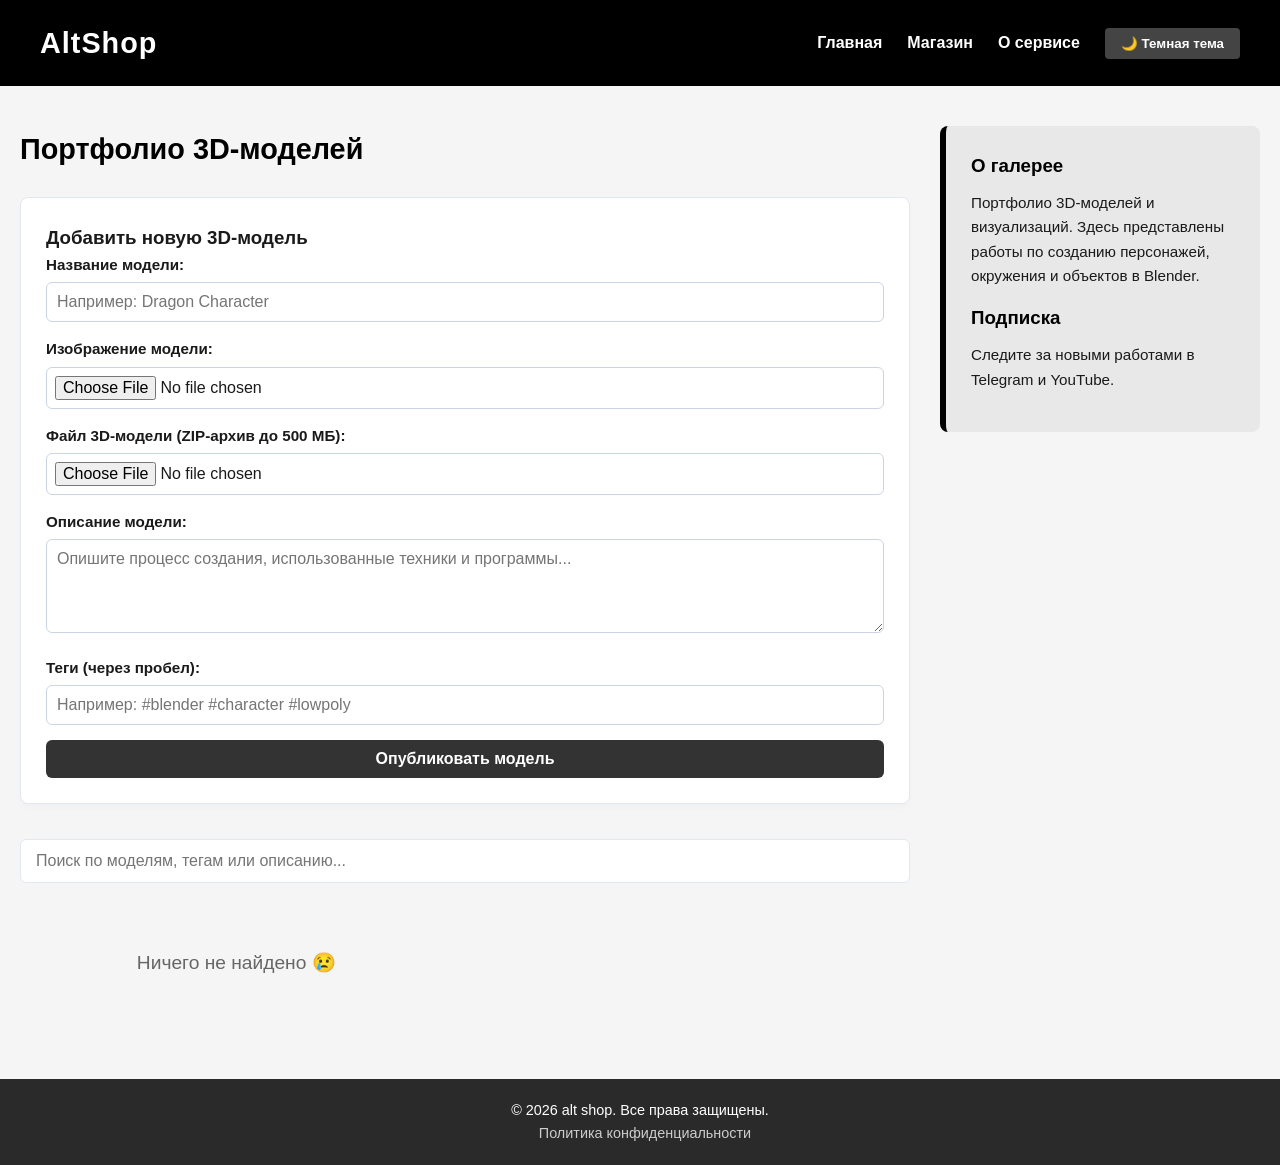
<file: index.html>
<!DOCTYPE html>
<html lang="ru">
<head>
    <meta charset="UTF-8">
    <meta name="viewport" content="width=device-width, initial-scale=1.0">
    <title>AltShop 2| Главная</title>
    <link rel="stylesheet" href="home.css">
</head>
<body>

    <!-- Шапка сайта (Заголовок и навигация) -->
    <header>
        <h1>AltShop</h1>
        <nav>
            <ul>
                <li><a href="#home">Главная</a></li>
                <li><a href="#articles">Магазин</a></li>
                <li><a href="#about">О сервисе</a></li>
                <li><button class="theme-btn" id="themeBtn">🌙 Темная тема</button></li>
            </ul>
        </nav>
    </header>

    <!-- Основное содержимое страницы (только одно на странице) -->
    <main>

        <!-- Крупный логический раздел: Список статей -->
        <section id="articles">
            <h2>Портфолио 3D-моделей</h2>

            <!-- Форма добавления новой статьи -->
            <form id="addArticleForm" class="article-form">
                <h3>Добавить новую 3D-модель</h3>

                <div class="form-group">
                    <label for="postTitle">Название модели:</label>
                    <input type="text" id="postTitle" required placeholder="Например: Dragon Character">
                </div>

                <div class="form-group">
                    <label for="postImage">Изображение модели:</label>
                    <input type="file" id="postImage" accept="image/*">
                    <div id="imagePreview" class="image-preview"></div>
                </div>

                <div class="form-group">
                    <label for="postModel">Файл 3D-модели (ZIP-архив до 500 МБ):</label>
                    <input type="file" id="postModel" accept=".zip,.rar,.7z">
                    <div id="modelInfo" class="model-info"></div>
                </div>

                <div class="form-group">
                    <label for="postText">Описание модели:</label>
                    <textarea id="postText" rows="4" required placeholder="Опишите процесс создания, использованные техники и программы..."></textarea>
                </div>

                <div class="form-group">
                    <label for="postTags">Теги (через пробел):</label>
                    <input type="text" id="postTags" placeholder="Например: #blender #character #lowpoly">
                </div>

                <button type="submit" class="submit-btn">Опубликовать модель</button>
            </form>

            <!-- Поле живого поиска -->
            <div class="search-container">
                <input type="text" id="searchInput" placeholder="Поиск по моделям, тегам или описанию...">
            </div>

            <!-- В этот пустой контейнер JavaScript будет вставлять наши статьи -->
            <div id="postsContainer">
                <!-- Старые статьи удалены, теперь они генерируются через JS -->
            </div>
        </section>

        <!-- Боковая панель (Дополнительный контент, косвенно связанный с основным) -->
        <aside id="about">
            <h3>О галерее</h3>
            <p>Портфолио 3D-моделей и визуализаций. Здесь представлены работы по созданию персонажей, окружения и объектов в Blender.</p>
            <h3>Подписка</h3>
            <p>Следите за новыми работами в Telegram и YouTube.</p>
        </aside>

    </main>

    <!-- Подвал сайта (Юридическая информация, копирайт) -->
    <footer>
        <p>&copy; 2026 alt shop. Все права защищены.</p>
        <p><a href="#privacy">Политика конфиденциальности</a></p>
    </footer>

    <script src="FrogScript.js"></script>
</body>
</html>
</file>
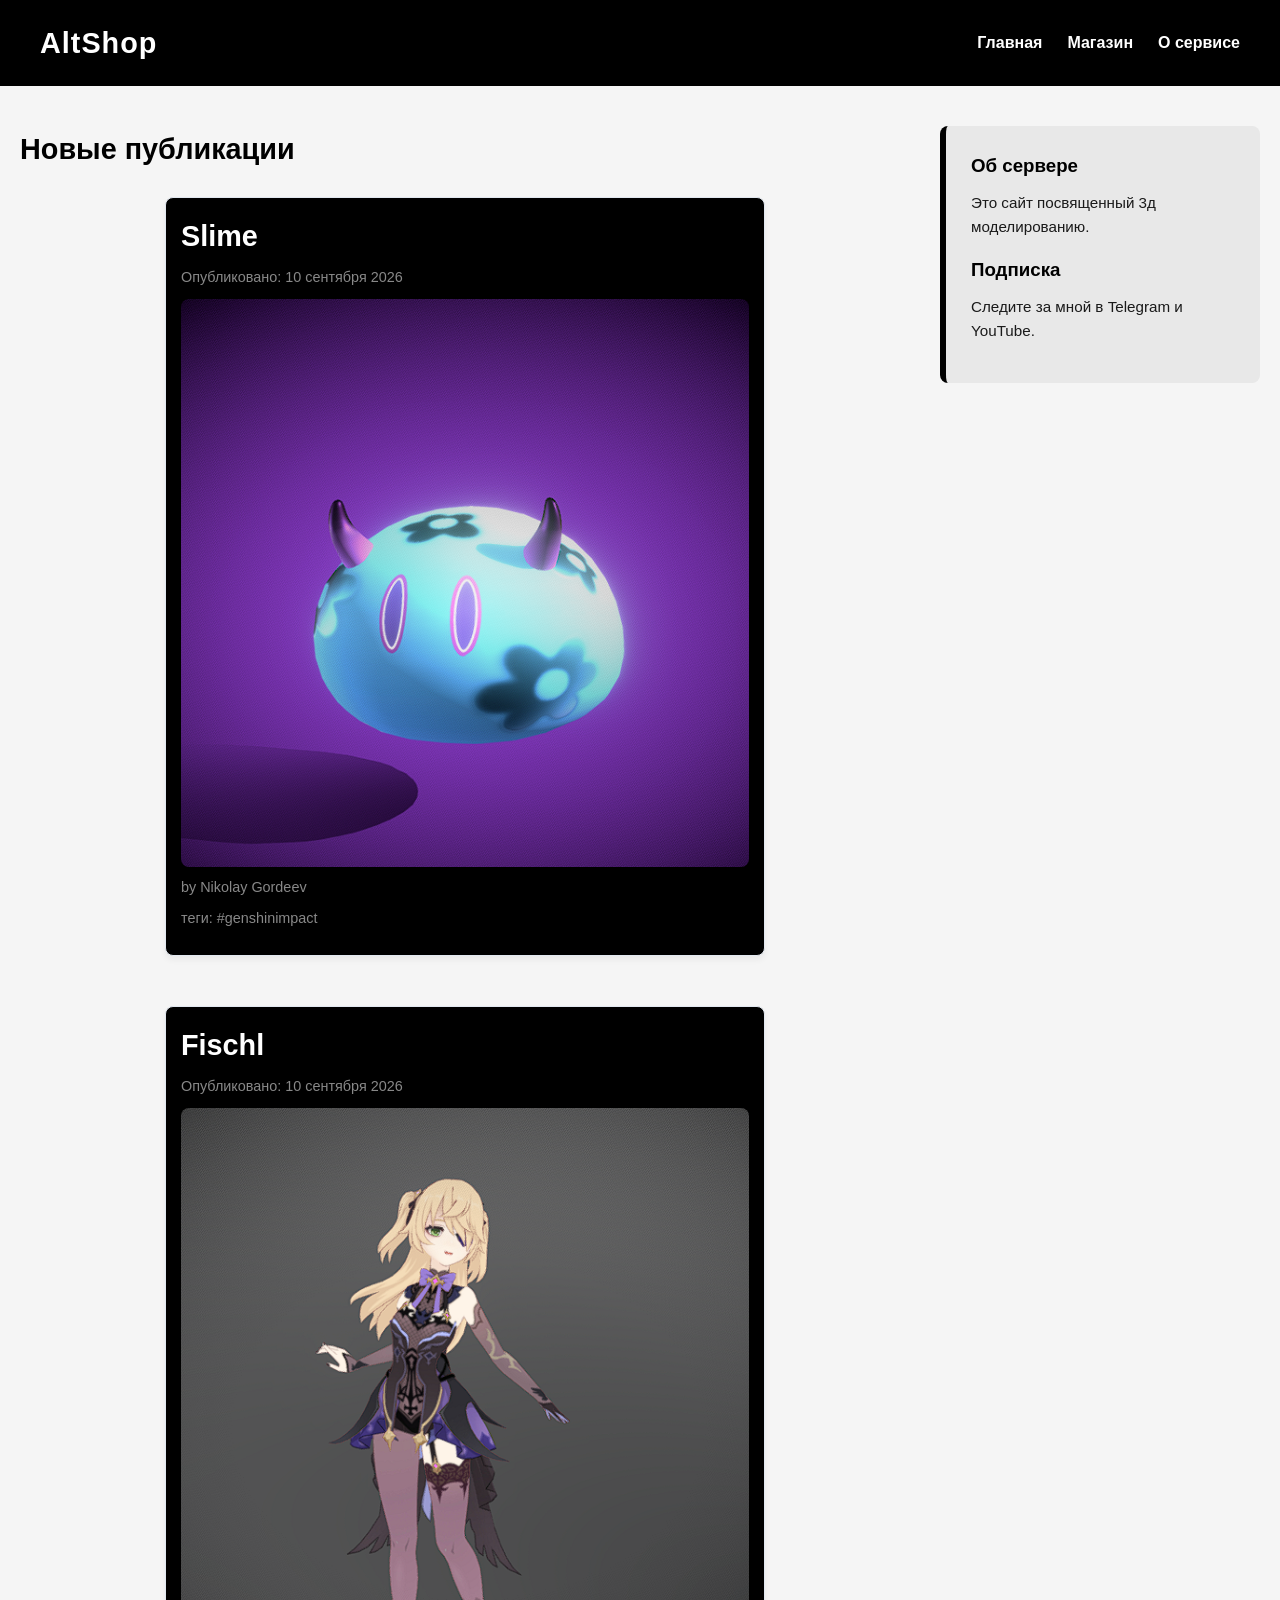
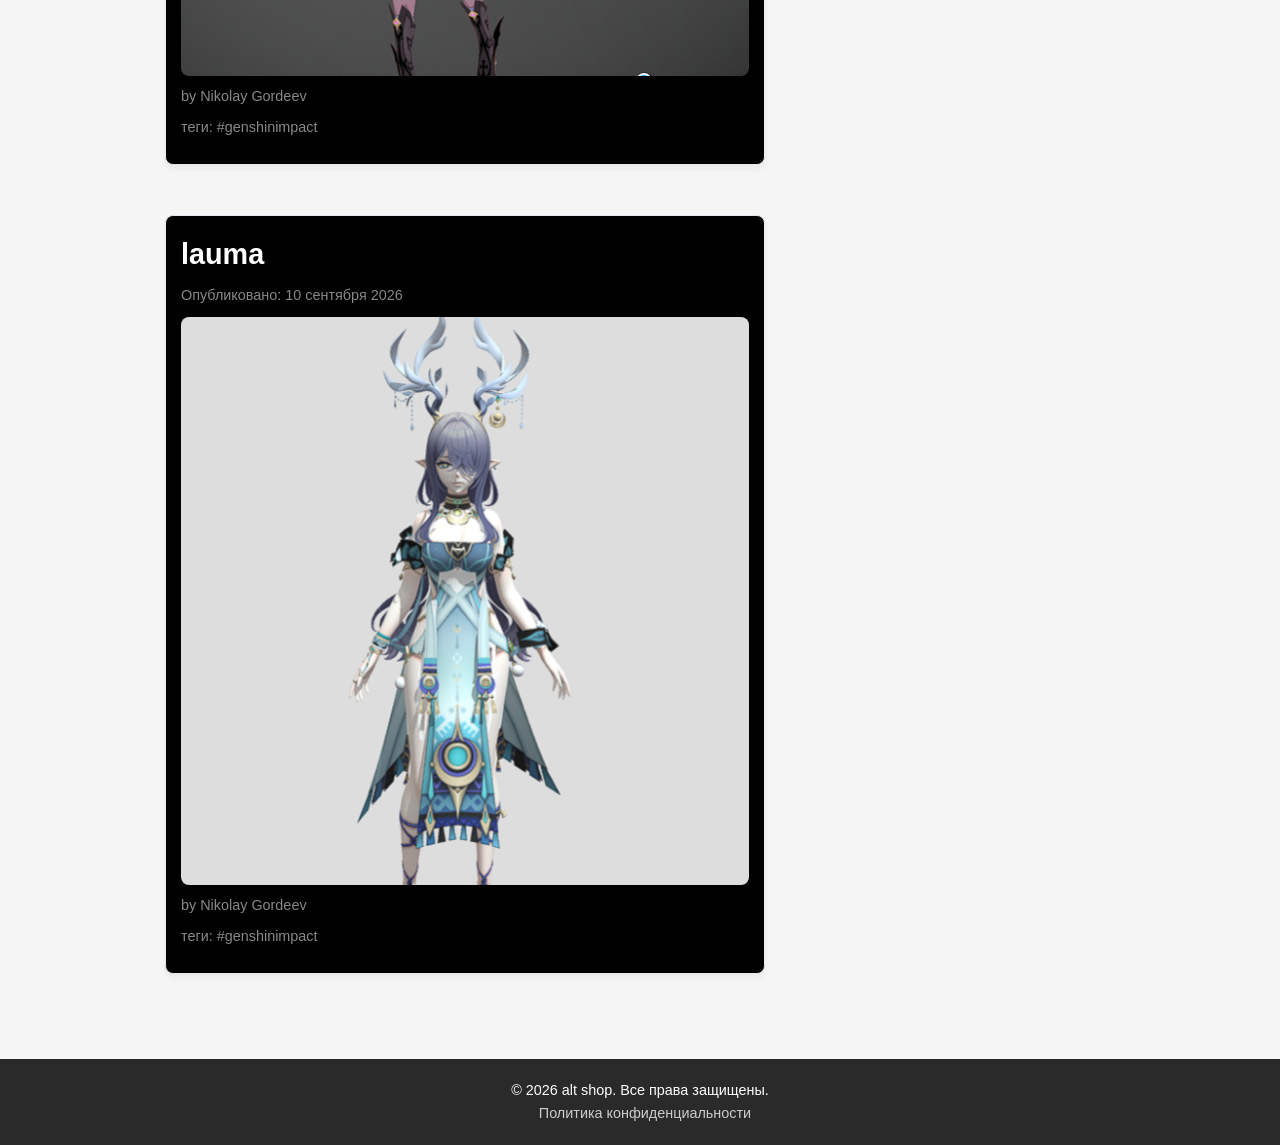
<file: home.html>
<!DOCTYPE html>
<html lang="ru">
<head>
    <meta charset="UTF-8">
    <meta name="viewport" content="width=device-width, initial-scale=1.0">
    <title>AltShop 2| Главная</title>
    <link rel="stylesheet" href="home.css">
</head>
<body>

    <!-- Шапка сайта (Заголовок и навигация) -->
    <header>
        <h1>AltShop</h1>
        <nav>
            <ul>
                <li><a href="#home">Главная</a></li>
                <li><a href="#articles">Магазин</a></li>
                <li><a href="#about">О сервисе</a></li>
            </ul>
        </nav>
    </header>

    <!-- Основное содержимое страницы (только одно на странице) -->
    <main>

        <!-- Крупный логический раздел: Список статей -->
        <section id="articles">
            <h2>Новые публикации</h2>

            <!-- Независимый, самодостаточный блок: Статья 1 -->
            <div class="parent">
                <article>
                    <header>
                        <h3>Slime</h3>
                        <p>Опубликовано: <time datetime="2026-09-10">10 сентября 2026</time></p>
                        <div class="image-container_1"></div>
                        <p>by Nikolay Gordeev</p>
                        <p>теги: #genshinimpact</p>
                    </header>  
                </article>

            <!-- Независимый, самодостаточный блок: Статья 2 -->
                <article>
                    <header>
                        <h3>Fischl</h3>
                        <p>Опубликовано: <time datetime="2026-09-10">10 сентября 2026</time></p>
                        <div class="image-container_2"></div>
                        <p>by Nikolay Gordeev</p> 
                        <p>теги: #genshinimpact</p>
                    </header>  
                </article>

                <article>
                    <header>
                        <h3>lauma</h3>
                        <p>Опубликовано: <time datetime="2026-09-10">10 сентября 2026</time></p>
                        <div class="image-container_3"></div>
                        <p>by Nikolay Gordeev</p> 
                        <p>теги: #genshinimpact</p>
                    </header>  
                </article>
            </div>

        </section>

        <!-- Боковая панель (Дополнительный контент, косвенно связанный с основным) -->
        <aside id="about">
            <h3>Об сервере</h3>
            <p>Это сайт посвященный 3д моделированию.</p>
            <h3>Подписка</h3>
            <p>Следите за мной в Telegram и YouTube.</p>
        </aside>

    </main>

    <!-- Подвал сайта (Юридическая информация, копирайт) -->
    <footer>
        <p>&copy; 2026 alt shop. Все права защищены.</p>
        <p><a href="#privacy">Политика конфиденциальности</a></p>
    </footer>

</body>
</html>
</file>
<file: home.css>
/* 1. Глобальный сброс и включение border-box */

*, *::before, *::after {
    margin: 0;
    padding: 0;
    box-sizing: border-box;
}

/* 2. Общие стили для всей страницы */

body {
    font-family: 'Segoe UI', Tahoma, Geneva, Verdana, sans-serif;
    line-height: 1.6;
    background-color: #f5f5f5;
    color: #1a1a1a;
}

/* 3. Стили для шапки сайта (только для самого верхнего header) */

body > header {
    background-color: #000000;
    color: #ffffff;
    padding: 20px 40px;
    display: flex;
    justify-content: space-between;
    align-items: center;
}

body > header h1 {
    font-size: 1.8rem;
    margin-bottom: 0;
    letter-spacing: 1px;
}

/* Навигация внутри шапки */
body > header nav ul {
    list-style: none;
    display: flex;
    gap: 25px;
    align-items: center;
}

body > header nav ul li {
    margin: 0;
}

body > header nav ul li a {
    color: #ffffff;
    text-decoration: none;
    font-weight: 600;
    transition: color 0.3s ease;
}

body > header nav ul li a:hover {
    color: #cccccc;
}

/* Стили для кнопки переключения темы */
.theme-btn {
    background-color: #444444;
    color: white;
    border: none;
    padding: 8px 16px;
    border-radius: 4px;
    cursor: pointer;
    font-weight: bold;
    font-family: inherit;
    transition: background 0.3s ease;
}
.theme-btn:hover {
    background-color: #666666;
}

/* 4. Основной контейнер содержимого */

main {
    max-width: 1280px;
    margin: 40px auto;
    padding: 0 20px;
    display: flex;
    gap: 30px;
    align-items: flex-start;
}

/* Раздел со статьями */
main section {
    flex: 1 1 auto;
    min-width: 0;
}

section h2 {
    font-size: 1.8rem;
    color: #000000;
    margin-bottom: 25px;
}

/* Карточка отдельной статьи */
article {
    background-color: #000000;
    width: 100%;
    max-width: 600px;
    margin-left: auto;
    margin-right: auto;
    margin-bottom: 25px;
    padding: 15px;
    border-radius: 8px;
    border: 1px solid #e2e8f0;
    box-shadow: 0 4px 6px rgba(0, 0, 0, 0.05);
    overflow: hidden; /* Защита от вылезания контента */
}

/* Шапка внутри статьи (заголовок и дата) */
article header h3 {
    font-size: 1.8rem;
    color: #ffffff;
    margin-bottom: 8px;
    text-align: left;
}

article header p {
    font-size: 0.9rem;
    color: #888888;
    text-align: left;
    margin-bottom: 10px;
}

/* Текст статьи */
article p {
    color: #ffffff;
    margin-bottom: 15px;
    line-height: 1.5;
}

/* Подвал внутри статьи (теги) */
article footer {
    padding-top: 10px;
    font-size: 0.85rem;
    color: #666666;
    font-weight: bold;
    margin-bottom: 10px;
}

/* 5. Боковая панель (сайдбар) */

main aside {
    flex: 0 0 320px;
    margin-top: 0;
}

main aside { 
    background-color: #e8e8e8;
    padding: 25px;
    border-radius: 8px;
    border-left: 6px solid #000000;
}

main aside h3 {
    color: #000000;
    margin-bottom: 10px;
}

main aside p {
    font-size: 0.95rem;
    margin-bottom: 15px;
}

/* Глобальный подвал всего сайта */

body > footer {
    background-color: #2a2a2a;
    color: #ffffff;
    text-align: center;
    padding: 20px;
    margin-top: 60px;
    font-size: 0.9rem;
}

body > footer a {
    color: #cccccc;
    text-decoration: none;
    margin-left: 10px;
}

body > footer a:hover {
    text-decoration: underline;
}

/* Изображения статей */

.image-container_1,
.image-container_2,
.image-container_3 {
    width: 100%;
    aspect-ratio: 1 / 1;
    background-repeat: no-repeat;
    background-size: cover;
    background-position: center;
    border-radius: 8px;
    margin-bottom: 10px;
    background-color: #e2e8f0; /* Серый фон, если картинки нет */
}

.image-container_1 { background-image: url("Photoes\\3d_model_001\\slime.png"); }
.image-container_2 { background-image: url("Photoes\\3d_model_002\\sfdsg.png"); }
.image-container_3 { background-image: url("Photoes\\3d_model_003\\sfsfsf.png"); }

.parent {
    display: flex;
    flex-wrap: wrap;
    justify-content: center;
    gap: 25px;
}

/* Сетка карточек */
#postsContainer {
    display: grid;
    grid-template-columns: repeat(auto-fill, minmax(300px, 1fr));
    gap: 25px;
    align-items: start;
}

#postsContainer article {
    margin-bottom: 0;
}

/* =============================================================
   АДАПТИВНОСТЬ ДЛЯ МОБИЛЬНЫХ УСТРОЙСТВ (Экраны до 768px)
   ============================================================= */
@media (max-width: 768px) {

    body > header {
        flex-direction: column;
        text-align: center;
        padding: 20px;
        gap: 15px;
    }

    body > header nav ul {
        justify-content: center;
        gap: 15px;
        flex-wrap: wrap;
    }

    main {
        flex-direction: column;
        gap: 20px;
        margin: 20px auto;
        padding: 0 10px;
    }

    main section,
    main aside {
        flex: none;
        width: 100%;
    }

    #postsContainer {
        grid-template-columns: 1fr;
        gap: 20px;
    }

    article {
        max-width: 100%;
        padding: 20px;
    }
}

/* =============================================================
   ТЕМНАЯ ТЕМА
   ============================================================= */
body.dark-theme {
    background-color: #1a1a2e;
    color: #e2e8f0;
}

body.dark-theme > header {
    background-color: #161625;
}

body.dark-theme article {
    background-color: #22223b;
    border-color: #4a4e69;
    box-shadow: 0 4px 6px rgba(0, 0, 0, 0.3);
}

body.dark-theme article header h3,
body.dark-theme section h2,
body.dark-theme main aside h3 {
    color: #ffffff;
}

body.dark-theme main aside {
    background-color: #333333;
    border-left-color: #888888;
}

body.dark-theme > footer {
    background-color: #161625;
}

/* Стили для кнопок лайков */
.like-btn {
    background-color: transparent;
    color: #666666;
    border: none;
    padding: 8px 12px;
    border-radius: 20px;
    cursor: pointer;
    font-weight: bold;
    font-family: inherit;
    font-size: 1.1rem;
    transition: all 0.3s ease;
    margin-top: 10px;
    display: inline-flex;
    align-items: center;
    gap: 6px;
}
.like-btn:hover {
    background-color: rgba(255, 69, 58, 0.1);
    color: #ff453a;
    transform: scale(1.05);
}

.like-btn.liked {
    color: #ff453a;
}

body.dark-theme .like-btn {
    color: #888888;
}
body.dark-theme .like-btn:hover {
    background-color: rgba(255, 69, 58, 0.15);
    color: #ff453a;
}

/* Стили для сворачивания текста */
.article-text.short {
    display: -webkit-box;
    -webkit-line-clamp: 2;
    -webkit-box-orient: vertical;
    overflow: hidden;
}

.read-more-btn {
    background-color: #333333;
    color: white;
    border: none;
    padding: 6px 12px;
    border-radius: 4px;
    cursor: pointer;
    font-size: 0.9rem;
    font-family: inherit;
    transition: background 0.3s ease;
    margin: 10px 0;
}
.read-more-btn:hover {
    background-color: #555555;
}

body.dark-theme .read-more-btn {
    background-color: #666666;
}
body.dark-theme .read-more-btn:hover {
    background-color: #888888;
}

/* Стили для поля поиска */
.search-container {
    margin-bottom: 25px;
}
#searchInput {
    width: 100%;
    padding: 12px 15px;
    font-size: 1rem;
    border: 1px solid #e2e8f0;
    border-radius: 6px;
    outline: none;
}
body.dark-theme #searchInput {
    background-color: #22223b;
    color: white;
    border-color: #4a4e69;
}

.no-results {
    text-align: center;
    font-size: 1.2rem;
    color: #666666;
    padding: 40px 20px;
}

/* Стили для формы добавления статей */
.article-form {
    background-color: #ffffff;
    padding: 25px;
    border-radius: 8px;
    border: 1px solid #e2e8f0;
    margin-bottom: 35px;
    box-shadow: 0 4px 6px rgba(0, 0, 0, 0.02);
}
body.dark-theme .article-form {
    background-color: #22223b;
    border-color: #4a4e69;
}
.form-group {
    margin-bottom: 15px;
}
.form-group label {
    display: block;
    font-weight: 600;
    margin-bottom: 5px;
    font-size: 0.95rem;
}
.form-group input, .form-group textarea {
    width: 100%;
    padding: 10px;
    border: 1px solid #cbd5e1;
    border-radius: 6px;
    font-family: inherit;
    font-size: 1rem;
}
.form-group input[type="file"] {
    padding: 8px;
    cursor: pointer;
}
body.dark-theme .form-group input, body.dark-theme .form-group textarea {
    background-color: #1a1a2e;
    color: white;
    border-color: #4a4e69;
}

/* Предпросмотр изображения */
.image-preview {
    margin-top: 10px;
    max-width: 100%;
    display: none;
}
.image-preview img {
    max-width: 100%;
    max-height: 300px;
    border-radius: 8px;
    border: 2px solid #e2e8f0;
}
body.dark-theme .image-preview img {
    border-color: #4a4e69;
}

/* Информация о файле модели */
.model-info {
    margin-top: 10px;
    padding: 10px;
    background-color: #f0f0f0;
    border-radius: 6px;
    font-size: 0.9rem;
    display: none;
}
body.dark-theme .model-info {
    background-color: #2a2a2a;
    color: #e0e0e0;
}

/* Кнопка скачивания модели */
.download-model-btn {
    background-color: #444444;
    color: white;
    border: none;
    padding: 8px 16px;
    border-radius: 6px;
    cursor: pointer;
    font-weight: bold;
    font-family: inherit;
    font-size: 0.95rem;
    transition: background 0.3s ease;
    margin-top: 10px;
    display: inline-flex;
    align-items: center;
    gap: 6px;
    text-decoration: none;
}
.download-model-btn:hover {
    background-color: #666666;
}
body.dark-theme .download-model-btn {
    background-color: #555555;
}
body.dark-theme .download-model-btn:hover {
    background-color: #777777;
}

.submit-btn {
    background-color: #333333;
    color: white;
    border: none;
    padding: 10px 20px;
    border-radius: 6px;
    font-weight: bold;
    cursor: pointer;
    font-size: 1rem;
    width: 100%;
    transition: background 0.2s;
}
.submit-btn:hover { background-color: #555555; }
body.dark-theme .submit-btn { background-color: #666666; }
body.dark-theme .submit-btn:hover { background-color: #888888; }
</file>
